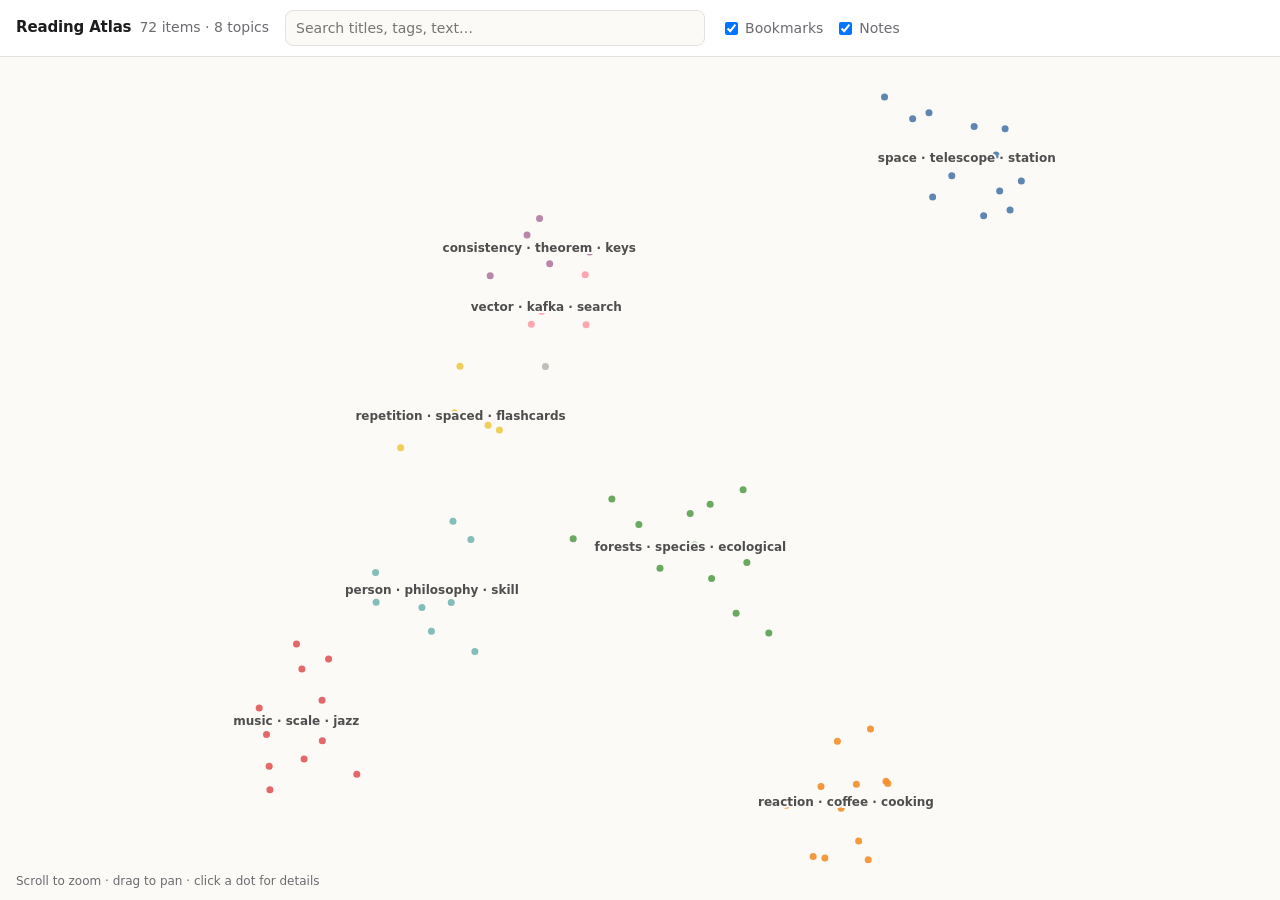
<file: web/index.html>
<!doctype html>
<html lang="en">
<head>
  <meta charset="utf-8" />
  <meta name="viewport" content="width=device-width, initial-scale=1" />
  <title>Reading Atlas</title>
  <meta name="description" content="A semantic map of bookmarks and notes: similar ideas sit close together." />
  <link rel="stylesheet" href="style.css?v=0.1.1" />
</head>
<body>
  <header class="bar">
    <div class="brand">
      <strong>Reading Atlas</strong>
      <span id="count" class="muted"></span>
    </div>
    <input id="search" type="search" placeholder="Search titles, tags, text…" autocomplete="off" />
    <div class="filters" role="group" aria-label="Source filter">
      <label><input type="checkbox" value="bookmark" checked /> Bookmarks</label>
      <label><input type="checkbox" value="note" checked /> Notes</label>
    </div>
  </header>

  <main>
    <canvas id="map" aria-label="Semantic map of documents"></canvas>
    <div id="tooltip" hidden></div>
    <aside id="panel" hidden>
      <button id="close" aria-label="Close details">×</button>
      <div id="detail"></div>
    </aside>
    <p class="hint muted">Scroll to zoom · drag to pan · click a dot for details</p>
  </main>

  <script src="app.js?v=0.1.1"></script>
</body>
</html>
</file>
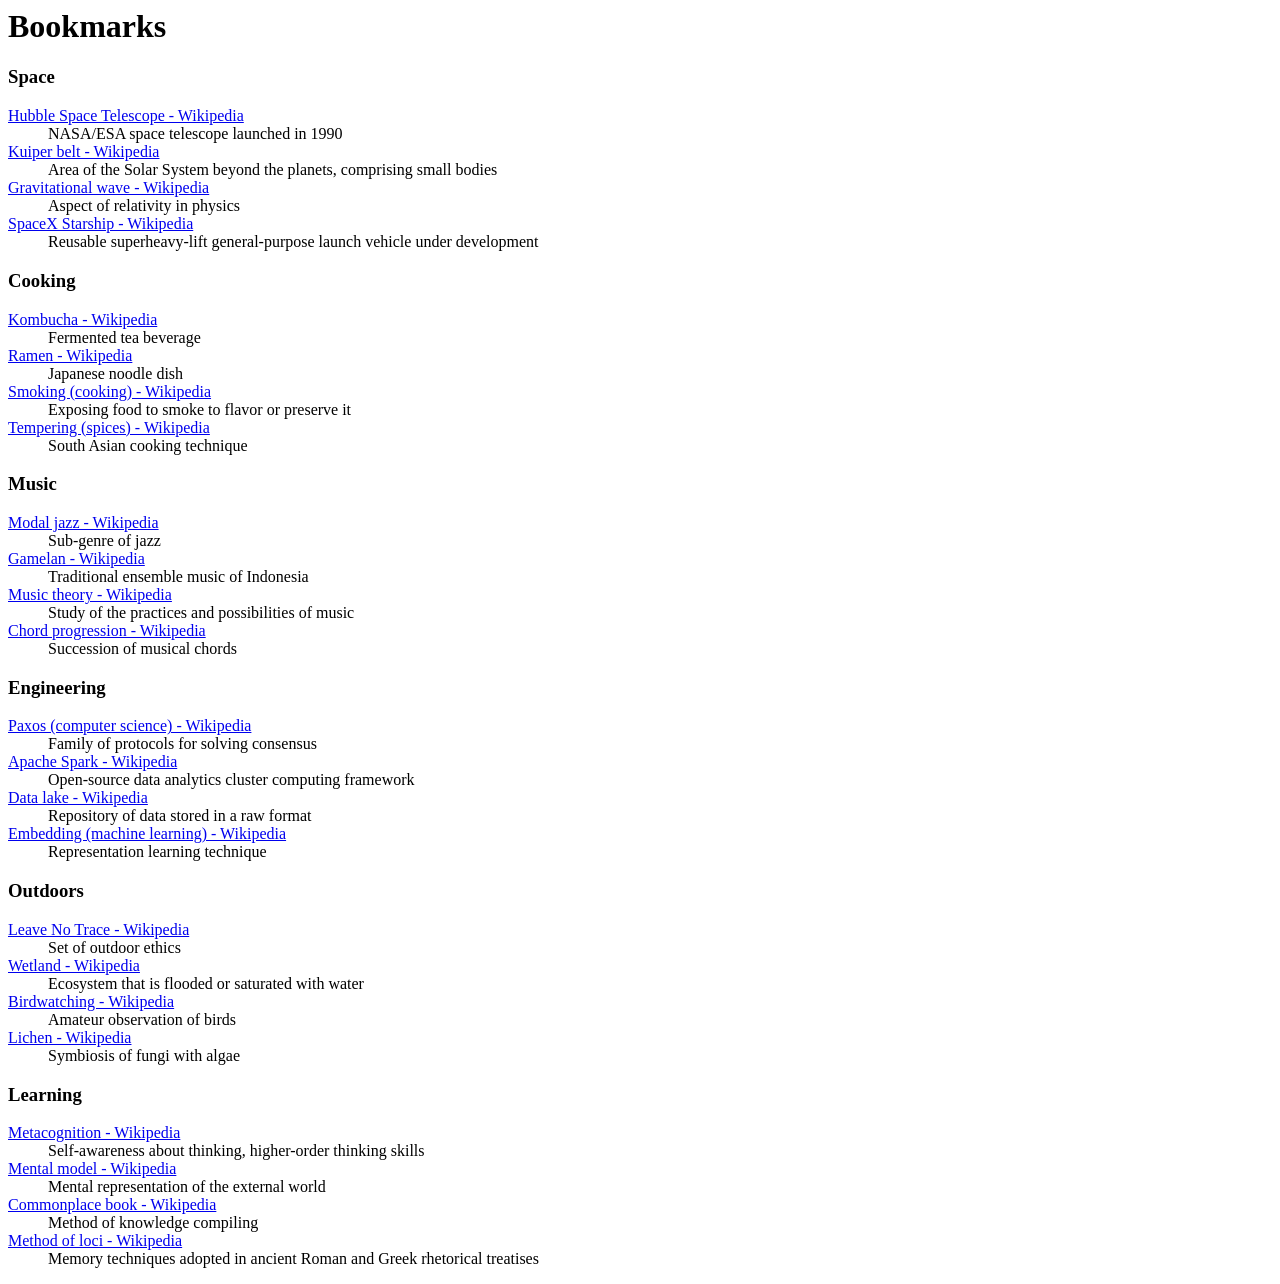
<file: data/sample/sample-bookmarks.html>
<!DOCTYPE NETSCAPE-Bookmark-file-1>
<META HTTP-EQUIV="Content-Type" CONTENT="text/html; charset=UTF-8">
<TITLE>Bookmarks</TITLE>
<H1>Bookmarks</H1>
<DL><p>
    <DT><H3>Space</H3>
    <DL><p>
        <DT><A HREF="https://en.wikipedia.org/wiki/Hubble_Space_Telescope" ADD_DATE="1700000000">Hubble Space Telescope - Wikipedia</A>
        <DD>NASA/ESA space telescope launched in 1990
        <DT><A HREF="https://en.wikipedia.org/wiki/Kuiper_belt" ADD_DATE="1700259200">Kuiper belt - Wikipedia</A>
        <DD>Area of the Solar System beyond the planets, comprising small bodies
        <DT><A HREF="https://en.wikipedia.org/wiki/Gravitational_wave" ADD_DATE="1700518400">Gravitational wave - Wikipedia</A>
        <DD>Aspect of relativity in physics
        <DT><A HREF="https://en.wikipedia.org/wiki/SpaceX_Starship" ADD_DATE="1700777600">SpaceX Starship - Wikipedia</A>
        <DD>Reusable superheavy-lift general-purpose launch vehicle under development
    </DL><p>
    <DT><H3>Cooking</H3>
    <DL><p>
        <DT><A HREF="https://en.wikipedia.org/wiki/Kombucha" ADD_DATE="1701036800">Kombucha - Wikipedia</A>
        <DD>Fermented tea beverage
        <DT><A HREF="https://en.wikipedia.org/wiki/Ramen" ADD_DATE="1701296000">Ramen - Wikipedia</A>
        <DD>Japanese noodle dish
        <DT><A HREF="https://en.wikipedia.org/wiki/Smoking_(cooking)" ADD_DATE="1701555200">Smoking (cooking) - Wikipedia</A>
        <DD>Exposing food to smoke to flavor or preserve it
        <DT><A HREF="https://en.wikipedia.org/wiki/Tempering_(spices)" ADD_DATE="1701814400">Tempering (spices) - Wikipedia</A>
        <DD>South Asian cooking technique
    </DL><p>
    <DT><H3>Music</H3>
    <DL><p>
        <DT><A HREF="https://en.wikipedia.org/wiki/Modal_jazz" ADD_DATE="1702073600">Modal jazz - Wikipedia</A>
        <DD>Sub-genre of jazz
        <DT><A HREF="https://en.wikipedia.org/wiki/Gamelan" ADD_DATE="1702332800">Gamelan - Wikipedia</A>
        <DD>Traditional ensemble music of Indonesia
        <DT><A HREF="https://en.wikipedia.org/wiki/Music_theory" ADD_DATE="1702592000">Music theory - Wikipedia</A>
        <DD>Study of the practices and possibilities of music
        <DT><A HREF="https://en.wikipedia.org/wiki/Chord_progression" ADD_DATE="1702851200">Chord progression - Wikipedia</A>
        <DD>Succession of musical chords
    </DL><p>
    <DT><H3>Engineering</H3>
    <DL><p>
        <DT><A HREF="https://en.wikipedia.org/wiki/Paxos_(computer_science)" ADD_DATE="1703110400">Paxos (computer science) - Wikipedia</A>
        <DD>Family of protocols for solving consensus
        <DT><A HREF="https://en.wikipedia.org/wiki/Apache_Spark" ADD_DATE="1703369600">Apache Spark - Wikipedia</A>
        <DD>Open-source data analytics cluster computing framework
        <DT><A HREF="https://en.wikipedia.org/wiki/Data_lake" ADD_DATE="1703628800">Data lake - Wikipedia</A>
        <DD>Repository of data stored in a raw format
        <DT><A HREF="https://en.wikipedia.org/wiki/Embedding_(machine_learning)" ADD_DATE="1703888000">Embedding (machine learning) - Wikipedia</A>
        <DD>Representation learning technique
    </DL><p>
    <DT><H3>Outdoors</H3>
    <DL><p>
        <DT><A HREF="https://en.wikipedia.org/wiki/Leave_No_Trace" ADD_DATE="1704147200">Leave No Trace - Wikipedia</A>
        <DD>Set of outdoor ethics
        <DT><A HREF="https://en.wikipedia.org/wiki/Wetland" ADD_DATE="1704406400">Wetland - Wikipedia</A>
        <DD>Ecosystem that is flooded or saturated with water
        <DT><A HREF="https://en.wikipedia.org/wiki/Birdwatching" ADD_DATE="1704665600">Birdwatching - Wikipedia</A>
        <DD>Amateur observation of birds
        <DT><A HREF="https://en.wikipedia.org/wiki/Lichen" ADD_DATE="1704924800">Lichen - Wikipedia</A>
        <DD>Symbiosis of fungi with algae
    </DL><p>
    <DT><H3>Learning</H3>
    <DL><p>
        <DT><A HREF="https://en.wikipedia.org/wiki/Metacognition" ADD_DATE="1705184000">Metacognition - Wikipedia</A>
        <DD>Self-awareness about thinking, higher-order thinking skills
        <DT><A HREF="https://en.wikipedia.org/wiki/Mental_model" ADD_DATE="1705443200">Mental model - Wikipedia</A>
        <DD>Mental representation of the external world
        <DT><A HREF="https://en.wikipedia.org/wiki/Commonplace_book" ADD_DATE="1705702400">Commonplace book - Wikipedia</A>
        <DD>Method of knowledge compiling
        <DT><A HREF="https://en.wikipedia.org/wiki/Method_of_loci" ADD_DATE="1705961600">Method of loci - Wikipedia</A>
        <DD>Memory techniques adopted in ancient Roman and Greek rhetorical treatises
    </DL><p>
</DL><p>
</file>
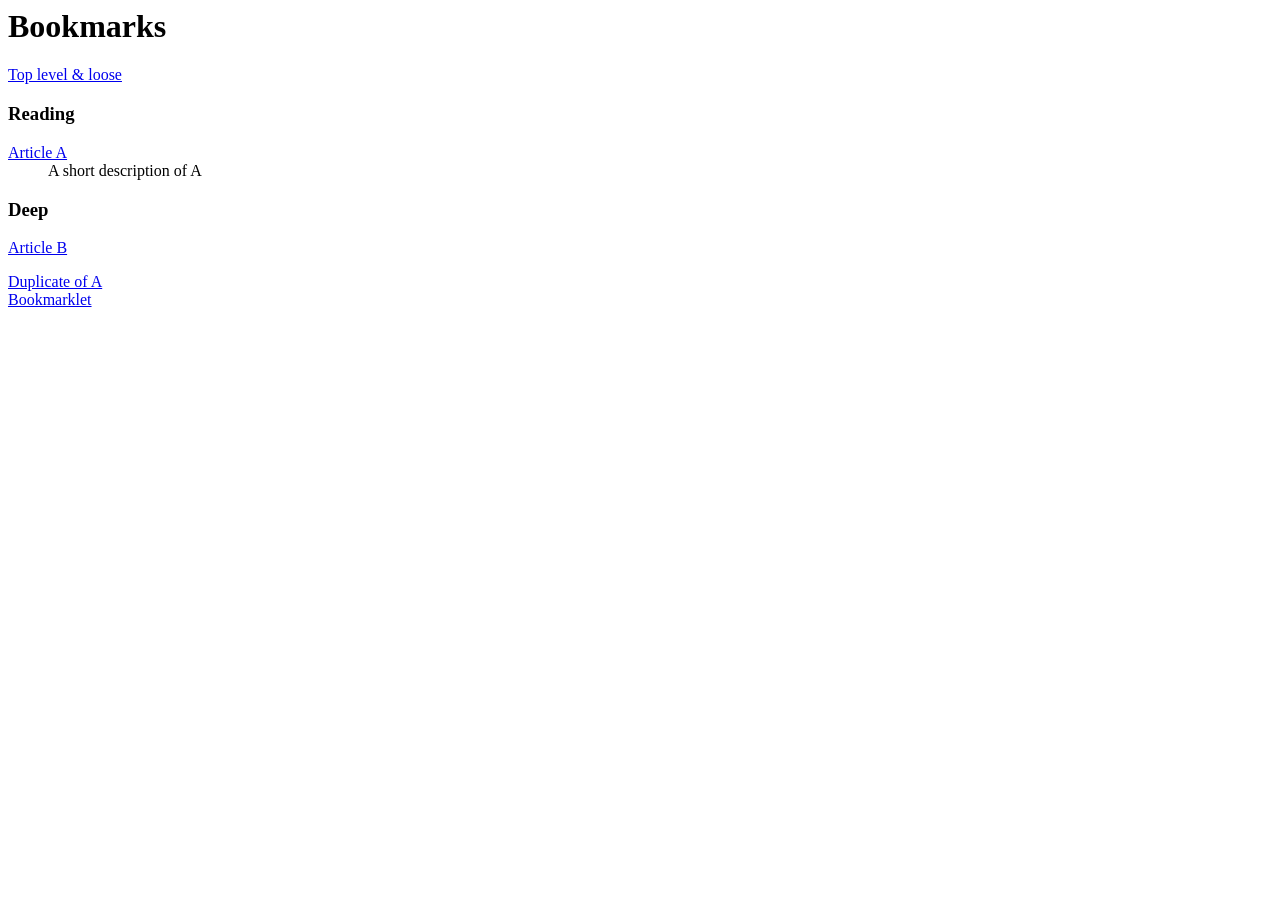
<file: tests/fixtures/bookmarks.html>
<!DOCTYPE NETSCAPE-Bookmark-file-1>
<META HTTP-EQUIV="Content-Type" CONTENT="text/html; charset=UTF-8">
<TITLE>Bookmarks</TITLE>
<H1>Bookmarks</H1>
<DL><p>
    <DT><A HREF="https://example.com/top" ADD_DATE="1700000000">Top level &amp; loose</A>
    <DT><H3 ADD_DATE="1700000000">Reading</H3>
    <DL><p>
        <DT><A HREF="https://example.com/a" ADD_DATE="1700086400">Article A</A>
        <DD>A short description of A
        <DT><H3>Deep</H3>
        <DL><p>
            <DT><A HREF="https://example.com/b">Article B</A>
        </DL><p>
    </DL><p>
    <DT><A HREF="https://example.com/a">Duplicate of A</A>
    <DT><A HREF="javascript:alert(1)">Bookmarklet</A>
</DL><p>
</file>
<file: web/style.css>
:root {
  --bg: #fbfaf7;
  --surface: #ffffff;
  --text: #1d1d1f;
  --muted: #6b6b70;
  --border: #e4e2dc;
  --accent: #2f6fde;
  --label: rgba(29, 29, 31, 0.78);
  --noise: #b9b7b0;
  color-scheme: light;
}
@media (prefers-color-scheme: dark) {
  :root:not([data-theme="light"]) {
    --bg: #111214;
    --surface: #1b1c1f;
    --text: #ececef;
    --muted: #9a9aa2;
    --border: #2c2d31;
    --accent: #6b9cff;
    --label: rgba(236, 236, 239, 0.82);
    --noise: #4a4b50;
    color-scheme: dark;
  }
}

* { box-sizing: border-box; }
html, body { margin: 0; height: 100%; }
body {
  background: var(--bg);
  color: var(--text);
  font: 14px/1.45 ui-sans-serif, system-ui, -apple-system, "Segoe UI", sans-serif;
  display: flex;
  flex-direction: column;
}
.muted { color: var(--muted); }

.bar {
  display: flex;
  align-items: center;
  gap: 16px;
  padding: 10px 16px;
  border-bottom: 1px solid var(--border);
  background: var(--surface);
  flex-wrap: wrap;
}
.brand { display: flex; gap: 8px; align-items: baseline; }
.brand strong { font-size: 15px; letter-spacing: -0.01em; }
#search {
  flex: 1 1 220px;
  max-width: 420px;
  padding: 7px 10px;
  border: 1px solid var(--border);
  border-radius: 8px;
  background: var(--bg);
  color: var(--text);
  font: inherit;
}
#search:focus { outline: 2px solid var(--accent); outline-offset: -1px; }
.filters { display: flex; gap: 12px; color: var(--muted); }
.filters label { display: flex; gap: 4px; align-items: center; cursor: pointer; }

main { position: relative; flex: 1; min-height: 0; overflow: hidden; }
#map { width: 100%; height: 100%; display: block; cursor: grab; touch-action: none; }
#map.dragging { cursor: grabbing; }

#tooltip {
  position: absolute;
  pointer-events: none;
  max-width: 280px;
  padding: 6px 9px;
  border-radius: 6px;
  background: var(--surface);
  border: 1px solid var(--border);
  box-shadow: 0 4px 14px rgba(0, 0, 0, 0.12);
  font-size: 13px;
}

#panel {
  position: absolute;
  top: 12px;
  right: 12px;
  bottom: 12px;
  width: min(360px, calc(100% - 24px));
  overflow-y: auto;
  padding: 18px 18px 22px;
  background: var(--surface);
  border: 1px solid var(--border);
  border-radius: 12px;
  box-shadow: 0 10px 30px rgba(0, 0, 0, 0.14);
}
#close {
  position: absolute;
  top: 8px;
  right: 10px;
  border: 0;
  background: none;
  color: var(--muted);
  font-size: 22px;
  cursor: pointer;
}
#detail h2 { font-size: 17px; margin: 0 28px 6px 0; line-height: 1.3; }
#detail .meta { font-size: 12px; margin-bottom: 10px; }
#detail .chip {
  display: inline-block;
  padding: 1px 7px;
  margin: 0 4px 4px 0;
  border-radius: 999px;
  border: 1px solid var(--border);
  font-size: 12px;
  color: var(--muted);
}
#detail p { margin: 10px 0; }
#detail a { color: var(--accent); }
#detail h3 { font-size: 12px; text-transform: uppercase; letter-spacing: 0.06em; color: var(--muted); margin: 18px 0 6px; }
#detail ul { list-style: none; padding: 0; margin: 0; }
#detail li button {
  all: unset;
  display: block;
  width: 100%;
  padding: 6px 0;
  border-top: 1px solid var(--border);
  cursor: pointer;
}
#detail li button:hover { color: var(--accent); }

.hint { position: absolute; left: 16px; bottom: 10px; margin: 0; font-size: 12px; pointer-events: none; }

@media (max-width: 600px) {
  .bar { gap: 10px; }
  #search { max-width: none; order: 3; flex-basis: 100%; }
  #panel { top: auto; height: 55%; }
  .hint { display: none; }
}
</file>
